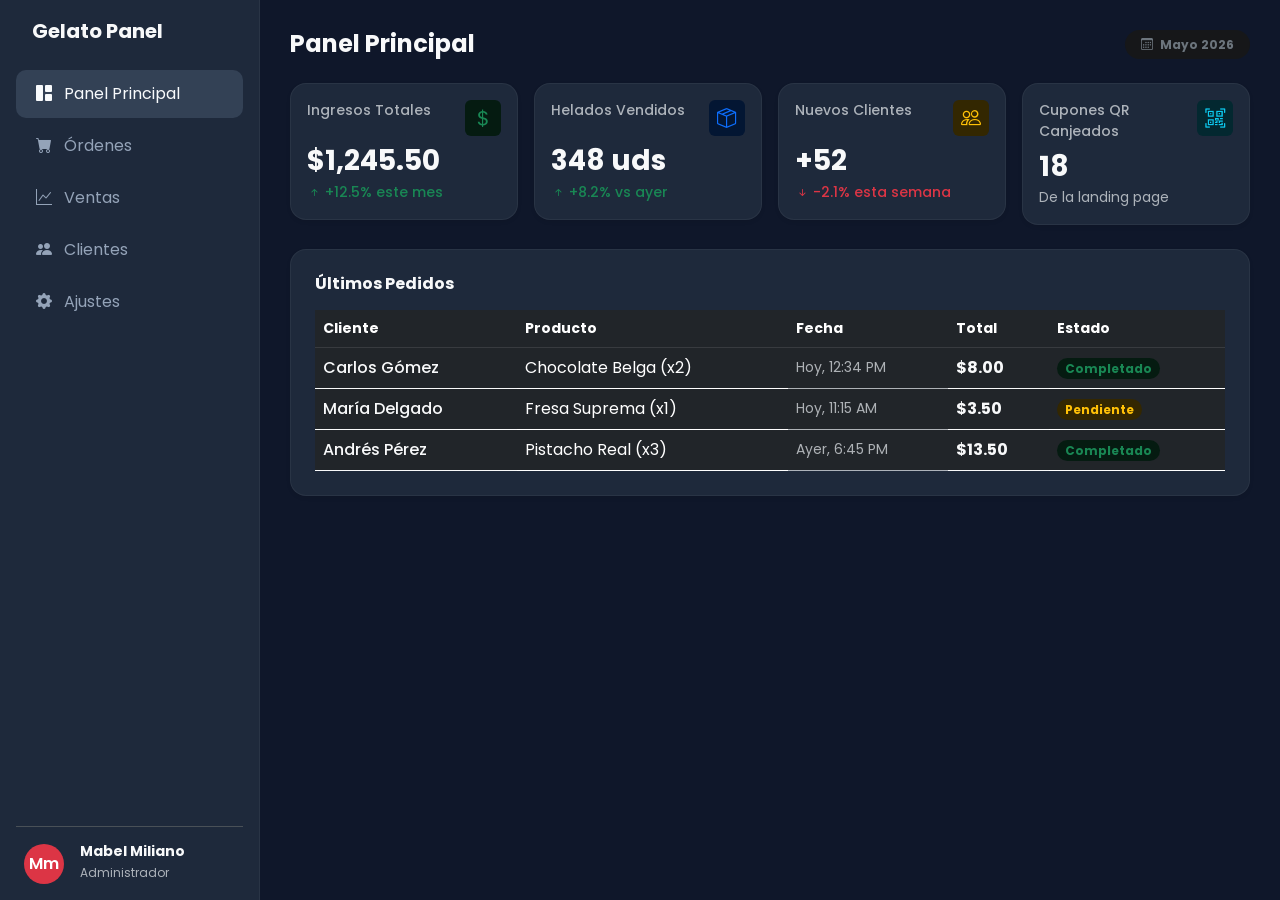
<file: TIENDA VIRTUAL/dasha.html>
<!DOCTYPE html>
<html lang="es" data-bs-theme="dark"> <head>
    <meta charset="UTF-8">
    <meta name="viewport" content="width=device-width, initial-scale=1.0">
    <title>Admin Dashboard | Gelato Fest</title>
    <link href="https://fonts.googleapis.com/css2?family=Poppins:wght@300;400;500;600;700&display=swap" rel="stylesheet">
    <link href="https://cdn.jsdelivr.net/npm/bootstrap@5.3.3/dist/css/bootstrap.min.css" rel="stylesheet">
    <link rel="stylesheet" href="https://cdn.jsdelivr.net/npm/bootstrap-icons@1.11.3/font/bootstrap-icons.min.css">
    <style>
        body {
            font-family: 'Poppins', sans-serif;
            background-color: #0f172a; /* Fondo ultra oscuro moderno */
        }
        /* Estructura del Sidebar Lateral */
        .sidebar {
            width: 260px;
            height: 100vh;
            position: fixed;
            top: 0;
            left: 0;
            background-color: #1e293b;
            border-right: 1px solid rgba(255, 255, 255, 0.05);
            z-index: 1000;
            transition: all 0.3s ease;
        }
        /* Contenedor del contenido principal */
        .main-content {
            margin-left: 260px;
            padding: 30px;
            transition: all 0.3s ease;
        }
        .nav-link-dash {
            color: #94a3b8;
            padding: 12px 20px;
            display: flex;
            align-items: center;
            gap: 12px;
            text-decoration: none;
            border-radius: 10px;
            transition: all 0.2s;
        }
        .nav-link-dash:hover, .nav-link-dash.active {
            background-color: #334155;
            color: #f8fafc;
        }
        .dash-card {
            background-color: #1e293b;
            border: 1px solid rgba(255, 255, 255, 0.05);
            border-radius: 16px;
        }
        /* Ajustes responsivos para celulares */
        @media (max-width: 992px) {
            .sidebar {
                left: -260px; /* Esconde el menú en celulares */
            }
            .sidebar.show {
                left: 0;
            }
            .main-content {
                margin-left: 0;
                padding: 20px;
            }
        }
    </style>
</head>
<body>

    <aside class="sidebar p-3 d-flex flex-column" id="sidebarMenu">
        <div class="d-flex align-items-center gap-2 px-2 mb-4">
            <i class="bi bi-ice-cream text-danger fs-3"></i>
            <span class="fs-5 fw-bold text-light">Gelato Panel</span>
        </div>
        
        <nav class="d-flex flex-column gap-1 flex-grow-1">
            <a href="#" class="nav-link-dash active"><i class="bi bi-grid-1x2-fill"></i> Panel Principal</a>
            <a href="#" class="nav-link-dash"><i class="bi bi-cart-fill"></i> Órdenes</a>
            <a href="#" class="nav-link-dash"><i class="bi bi-graph-up"></i> Ventas</a>
            <a href="#" class="nav-link-dash"><i class="bi bi-people-fill"></i> Clientes</a>
            <a href="#" class="nav-link-dash"><i class="bi bi-gear-fill"></i> Ajustes</a>
        </nav>

        <div class="border-top pt-3">
            <div class="d-flex align-items-center gap-3 px-2">
                <div class="bg-danger text-white rounded-circle d-flex align-items-center justify-content-center" style="width: 40px; height: 40px; font-weight: 600;">
                    Mm
                </div>
                <div>
                    <h6 class="mb-0 small fw-bold text-light">Mabel Miliano</h6>
                    <small class="text-muted" style="font-size: 0.75rem;">Administrador</small>
                </div>
            </div>
        </div>
    </aside>

    <div class="main-content">
        
        <header class="d-flex justify-content-between align-items-center mb-4">
            <div class="d-flex align-items-center gap-2">
                <button class="btn btn-outline-light d-lg-none" id="toggleSidebar">
                    <i class="bi bi-list"></i>
                </button>
                <h1 class="h4 fw-bold mb-0 text-light">Panel Principal</h1>
            </div>
            <span class="badge bg-secondary-subtle text-secondary px-3 py-2 rounded-pill small">
                <i class="bi bi-calendar3 me-1"></i> Mayo 2026
            </span>
        </header>

        <section class="row row-cols-1 row-cols-sm-2 row-cols-xl-4 g-3 mb-4">
            <div class="col">
                <div class="card dash-card p-3 shadow-sm">
                    <div class="d-flex justify-content-between align-items-start mb-2">
                        <span class="text-muted small fw-medium">Ingresos Totales</span>
                        <div class="badge bg-success-subtle text-success rounded p-2"><i class="bi bi-currency-dollar fs-5"></i></div>
                    </div>
                    <h2 class="h3 fw-bold mb-1 text-light">$1,245.50</h2>
                    <span class="text-success small fw-medium"><i class="bi bi-arrow-up-short"></i> +12.5% este mes</span>
                </div>
            </div>
            <div class="col">
                <div class="card dash-card p-3 shadow-sm">
                    <div class="d-flex justify-content-between align-items-start mb-2">
                        <span class="text-muted small fw-medium">Helados Vendidos</span>
                        <div class="badge bg-primary-subtle text-primary rounded p-2"><i class="bi bi-box-seam fs-5"></i></div>
                    </div>
                    <h2 class="h3 fw-bold mb-1 text-light">348 uds</h2>
                    <span class="text-success small fw-medium"><i class="bi bi-arrow-up-short"></i> +8.2% vs ayer</span>
                </div>
            </div>
            <div class="col">
                <div class="card dash-card p-3 shadow-sm">
                    <div class="d-flex justify-content-between align-items-start mb-2">
                        <span class="text-muted small fw-medium">Nuevos Clientes</span>
                        <div class="badge bg-warning-subtle text-warning rounded p-2"><i class="bi bi-people fs-5"></i></div>
                    </div>
                    <h2 class="h3 fw-bold mb-1 text-light">+52</h2>
                    <span class="text-danger small fw-medium"><i class="bi bi-arrow-down-short"></i> -2.1% esta semana</span>
                </div>
            </div>
            <div class="col">
                <div class="card dash-card p-3 shadow-sm">
                    <div class="d-flex justify-content-between align-items-start mb-2">
                        <span class="text-muted small fw-medium">Cupones QR Canjeados</span>
                        <div class="badge bg-info-subtle text-info rounded p-2"><i class="bi bi-qr-code-scan fs-5"></i></div>
                    </div>
                    <h2 class="h3 fw-bold mb-1 text-light">18</h2>
                    <span class="text-muted small">De la landing page</span>
                </div>
            </div>
        </section>

        <section class="card dash-card p-4 shadow-sm">
            <h3 class="h6 fw-bold mb-3 text-light">Últimos Pedidos</h3>
            <div class="table-responsive">
                <table class="table table-hover align-middle mb-0">
                    <thead>
                        <tr class="text-muted small" style="border-bottom-color: rgba(255, 255, 255, 0.1);">
                            <th>Cliente</th>
                            <th>Producto</th>
                            <th>Fecha</th>
                            <th>Total</th>
                            <th>Estado</th>
                        </tr>
                    </thead>
                    <tbody style="border: none;">
                        <tr>
                            <td class="fw-medium text-light">Carlos Gómez</td>
                            <td>Chocolate Belga (x2)</td>
                            <td class="text-muted small">Hoy, 12:34 PM</td>
                            <td class="fw-bold text-light">$8.00</td>
                            <td><span class="badge bg-success-subtle text-success px-2.5 py-1.5 rounded-pill">Completado</span></td>
                        </tr>
                        <tr>
                            <td class="fw-medium text-light">María Delgado</td>
                            <td>Fresa Suprema (x1)</td>
                            <td class="text-muted small">Hoy, 11:15 AM</td>
                            <td class="fw-bold text-light">$3.50</td>
                            <td><span class="badge bg-warning-subtle text-warning px-2.5 py-1.5 rounded-pill">Pendiente</span></td>
                        </tr>
                        <tr>
                            <td class="fw-medium text-light">Andrés Pérez</td>
                            <td>Pistacho Real (x3)</td>
                            <td class="text-muted small">Ayer, 6:45 PM</td>
                            <td class="fw-bold text-light">$13.50</td>
                            <td><span class="badge bg-success-subtle text-success px-2.5 py-1.5 rounded-pill">Completado</span></td>
                        </tr>
                    </tbody>
                </table>
            </div>
        </section>

    </div>

    <script src="https://cdn.jsdelivr.net/npm/bootstrap@5.3.3/dist/js/bootstrap.bundle.min.js"></script>
    <script>
        // Lógica simple para abrir/cerrar el menú lateral en celulares
        const toggleButton = document.getElementById('toggleSidebar');
        const sidebarMenu = document.getElementById('sidebarMenu');

        if (toggleButton && sidebarMenu) {
            toggleButton.addEventListener('click', (e) => {
                e.stopPropagation();
                sidebarMenu.classList.toggle('show');
            });

            // Cerrar el menú si se hace clic fuera de él
            document.addEventListener('click', (e) => {
                if (!sidebarMenu.contains(e.target) && sidebarMenu.classList.contains('show')) {
                    sidebarMenu.classList.remove('show');
                }
            });
        }
    </script>
</body>
</html>
</file>
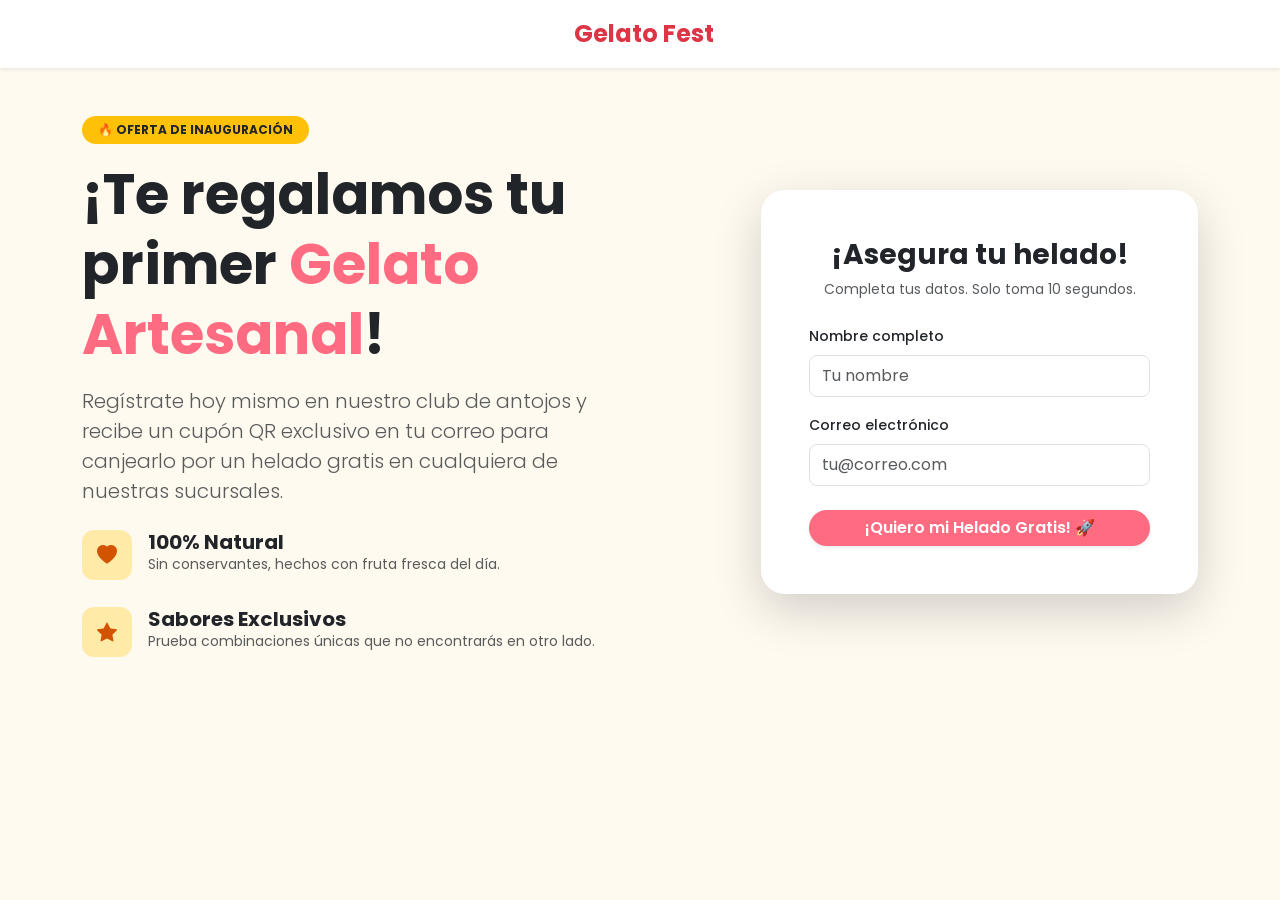
<file: TIENDA VIRTUAL/landin.html>
<!DOCTYPE html>
<html lang="es">
<head>
    <meta charset="UTF-8">
    <meta name="viewport" content="width=device-width, initial-scale=1.0">
    <title>¡Consigue tu Helado Gratis! | Gelato Fest</title>
    <link href="https://fonts.googleapis.com/css2?family=Poppins:wght@300;400;600;700&display=swap" rel="stylesheet">
    <link href="https://cdn.jsdelivr.net/npm/bootstrap@5.3.3/dist/css/bootstrap.min.css" rel="stylesheet">
    <link rel="stylesheet" href="https://cdn.jsdelivr.net/npm/bootstrap-icons@1.11.3/font/bootstrap-icons.min.css">
    <style>
        body {
            font-family: 'Poppins', sans-serif;
            background-color: #fffaf0;
        }
        .bg-gradient-gelato {
            background: linear-gradient(135deg, #fbc531, #ff6b81);
            color: white;
        }
        .cta-card {
            border: none;
            border-radius: 24px;
            background: white;
        }
        .btn-landing {
            background-color: #ff6b81;
            color: white;
            border: none;
            border-radius: 50px;
            font-weight: 600;
            transition: background 0.2s, transform 0.2s;
        }
        .btn-landing:hover {
            background-color: #ee5253;
            color: white;
            transform: scale(1.02);
        }
        .feature-icon {
            width: 50px;
            height: 50px;
            background-color: #ffeaa7;
            color: #d35400;
            border-radius: 12px;
            display: flex;
            align-items: center;
            justify-content: center;
        }
    </style>
</head>
<body>

    <header class="py-3 bg-white shadow-sm mb-5">
        <div class="container text-center">
            <span class="fs-4 fw-bold text-danger"><i class="bi bi-ice-cream me-2"></i>Gelato Fest</span>
        </div>
    </header>

    <main class="container">
        <div class="row align-items-center g-5">
            
            <div class="col-lg-6">
                <span class="badge bg-warning text-dark px-3 py-2 rounded-pill fw-bold mb-3 text-uppercase">🔥 Oferta de Inauguración</span>
                <h1 class="display-4 fw-bold lh-sm mb-3 text-dark">¡Te regalamos tu primer <span style="color: #ff6b81;">Gelato Artesanal</span>!</h1>
                <p class="lead text-muted mb-4">Regístrate hoy mismo en nuestro club de antojos y recibe un cupón QR exclusivo en tu correo para canjearlo por un helado gratis en cualquiera de nuestras sucursales.</p>
                
                <div class="d-flex align-items-start mb-3">
                    <div class="feature-icon me-3"><i class="bi bi-heart-fill fs-5"></i></div>
                    <div>
                        <h5 class="fw-bold mb-0">100% Natural</h5>
                        <p class="text-muted small">Sin conservantes, hechos con fruta fresca del día.</p>
                    </div>
                </div>
                <div class="d-flex align-items-start">
                    <div class="feature-icon me-3"><i class="bi bi-star-fill fs-5"></i></div>
                    <div>
                        <h5 class="fw-bold mb-0">Sabores Exclusivos</h5>
                        <p class="text-muted small">Prueba combinaciones únicas que no encontrarás en otro lado.</p>
                    </div>
                </div>
            </div>

            <div class="col-lg-5 offset-lg-1">
                <div class="card cta-card shadow-lg p-4 p-md-5">
                    <h3 class="fw-bold mb-2 text-center text-dark">¡Asegura tu helado!</h3>
                    <p class="text-muted small text-center mb-4">Completa tus datos. Solo toma 10 segundos.</p>
                    
                    <div id="landingAlert" class="alert alert-success d-none mb-3" role="alert">
                        <i class="bi bi-check-circle-fill me-2"></i> ¡Cupón enviado! Revisa tu bandeja de entrada. 🍦
                    </div>

                    <form id="landingForm">
                        <div class="mb-3">
                            <label for="username" class="form-label fw-medium small">Nombre completo</label>
                            <input type="text" class="form-control py-2 rounded-3" id="username" required placeholder="Tu nombre">
                        </div>
                        <div class="mb-4">
                            <label for="useremail" class="form-label fw-medium small">Correo electrónico</label>
                            <input type="email" class="form-control py-2 rounded-3" id="useremail" required placeholder="tu@correo.com">
                        </div>
                        <button type="submit" class="btn btn-landing w-100 py-2.5 shadow-sm">
                            ¡Quiero mi Helado Gratis! 🚀
                        </button>
                    </form>
                    <p class="text
</file>
